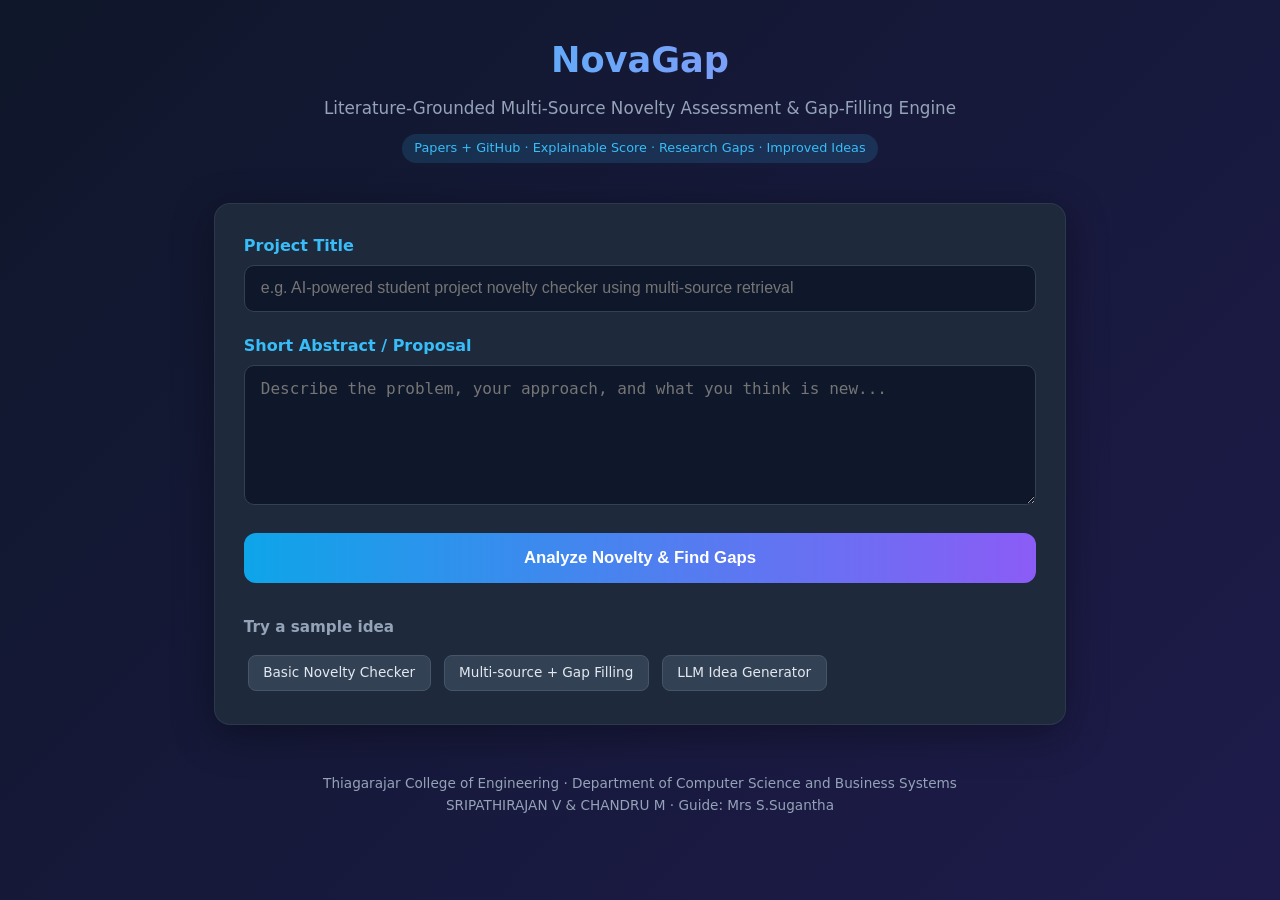
<file: archive/old_novagap_app/static/index.html>
<!DOCTYPE html>
<html lang="en">
<head>
  <meta charset="UTF-8" />
  <meta name="viewport" content="width=device-width, initial-scale=1.0"/>
  <title>NovaGap – Novelty & Gap-Filling Engine</title>
  <style>
    :root {
      --bg: #0f172a;
      --card: #1e293b;
      --accent: #38bdf8;
      --accent2: #a78bfa;
      --text: #e2e8f0;
      --muted: #94a3b8;
      --success: #4ade80;
      --warn: #fbbf24;
    }
    * { box-sizing: border-box; margin: 0; padding: 0; }
    body {
      font-family: 'Segoe UI', system-ui, sans-serif;
      background: linear-gradient(135deg, #0f172a 0%, #1e1b4b 100%);
      color: var(--text);
      min-height: 100vh;
      line-height: 1.6;
    }
    .container { max-width: 900px; margin: 0 auto; padding: 2rem 1.5rem; }
    header { text-align: center; margin-bottom: 2.5rem; }
    h1 {
      font-size: 2.2rem;
      background: linear-gradient(90deg, var(--accent), var(--accent2));
      -webkit-background-clip: text;
      -webkit-text-fill-color: transparent;
      margin-bottom: 0.4rem;
    }
    .subtitle { color: var(--muted); font-size: 1.05rem; }
    .badge {
      display: inline-block;
      background: rgba(56,189,248,0.15);
      color: var(--accent);
      padding: 0.25rem 0.75rem;
      border-radius: 999px;
      font-size: 0.8rem;
      margin-top: 0.8rem;
    }
    .card {
      background: var(--card);
      border-radius: 16px;
      padding: 1.8rem;
      box-shadow: 0 10px 40px rgba(0,0,0,0.35);
      border: 1px solid rgba(148,163,184,0.12);
    }
    label { display: block; font-weight: 600; margin-bottom: 0.4rem; color: var(--accent); }
    input[type=text], textarea {
      width: 100%;
      background: #0f172a;
      border: 1px solid #334155;
      border-radius: 10px;
      padding: 0.85rem 1rem;
      color: var(--text);
      font-size: 1rem;
      margin-bottom: 1.3rem;
      transition: border 0.2s;
    }
    input:focus, textarea:focus { outline: none; border-color: var(--accent); }
    textarea { min-height: 140px; resize: vertical; }
    button {
      background: linear-gradient(90deg, #0ea5e9, #8b5cf6);
      color: white;
      border: none;
      padding: 0.95rem 2rem;
      font-size: 1.05rem;
      font-weight: 600;
      border-radius: 12px;
      cursor: pointer;
      width: 100%;
      transition: transform 0.15s, box-shadow 0.15s;
    }
    button:hover { transform: translateY(-2px); box-shadow: 0 8px 25px rgba(14,165,233,0.35); }
    .examples { margin-top: 2rem; }
    .examples h3 { color: var(--muted); font-size: 0.95rem; margin-bottom: 0.7rem; }
    .ex-btn {
      display: inline-block;
      background: #334155;
      color: var(--text);
      padding: 0.4rem 0.9rem;
      border-radius: 8px;
      margin: 0.25rem;
      font-size: 0.85rem;
      cursor: pointer;
      border: 1px solid #475569;
    }
    .ex-btn:hover { background: #475569; }
    footer {
      text-align: center;
      margin-top: 3rem;
      color: var(--muted);
      font-size: 0.85rem;
    }
  </style>
</head>
<body>
  <div class="container">
    <header>
      <h1>NovaGap</h1>
      <p class="subtitle">Literature-Grounded Multi-Source Novelty Assessment & Gap-Filling Engine</p>
      <span class="badge">Papers + GitHub · Explainable Score · Research Gaps · Improved Ideas</span>
    </header>

    <div class="card">
      <form action="/analyze" method="post">
        <label for="title">Project Title</label>
        <input type="text" id="title" name="title" required
               placeholder="e.g. AI-powered student project novelty checker using multi-source retrieval"/>

        <label for="abstract">Short Abstract / Proposal</label>
        <textarea id="abstract" name="abstract" required
                  placeholder="Describe the problem, your approach, and what you think is new..."></textarea>

        <button type="submit">Analyze Novelty & Find Gaps</button>
      </form>

      <div class="examples">
        <h3>Try a sample idea</h3>
        <span class="ex-btn" onclick="fillSample(1)">Basic Novelty Checker</span>
        <span class="ex-btn" onclick="fillSample(2)">Multi-source + Gap Filling</span>
        <span class="ex-btn" onclick="fillSample(3)">LLM Idea Generator</span>
      </div>
    </div>

    <footer>
      Thiagarajar College of Engineering · Department of Computer Science and Business Systems<br>
      SRIPATHIRAJAN V & CHANDRU M · Guide: Mrs S.Sugantha
    </footer>
  </div>

  <script>
    const samples = {
      1: {
        title: "A simple web tool that searches Google Scholar and GitHub for similar student projects",
        abstract: "Students enter a project title. The system queries Google Scholar and GitHub and shows a list of similar works. It calculates a basic keyword overlap score and tells the student if the idea is novel or not. No advanced embeddings or gap analysis is performed."
      },
      2: {
        title: "NovaGap: Literature-Grounded Multi-Source Novelty Assessment with Automatic Research Gap Identification and Idea Enhancement",
        abstract: "We propose a system that accepts a student project idea, retrieves related academic papers (arXiv) and open-source repositories (GitHub), computes semantic similarity using Sentence-BERT embeddings, produces an explainable novelty score, extracts concrete research gaps with evidence, and generates improved project variants that fill those gaps while remaining feasible for academic timelines."
      },
      3: {
        title: "Autonomous LLM agent that generates novel research ideas from literature",
        abstract: "An agent that reads recent papers, generates research ideas, and ranks them by novelty using an LLM judge. No external retrieval grounding or multi-source code check is performed."
      }
    };
    function fillSample(id) {
      document.getElementById('title').value = samples[id].title;
      document.getElementById('abstract').value = samples[id].abstract;
      document.querySelector('form').submit();
    }
  </script>
</body>
</html>
</file>
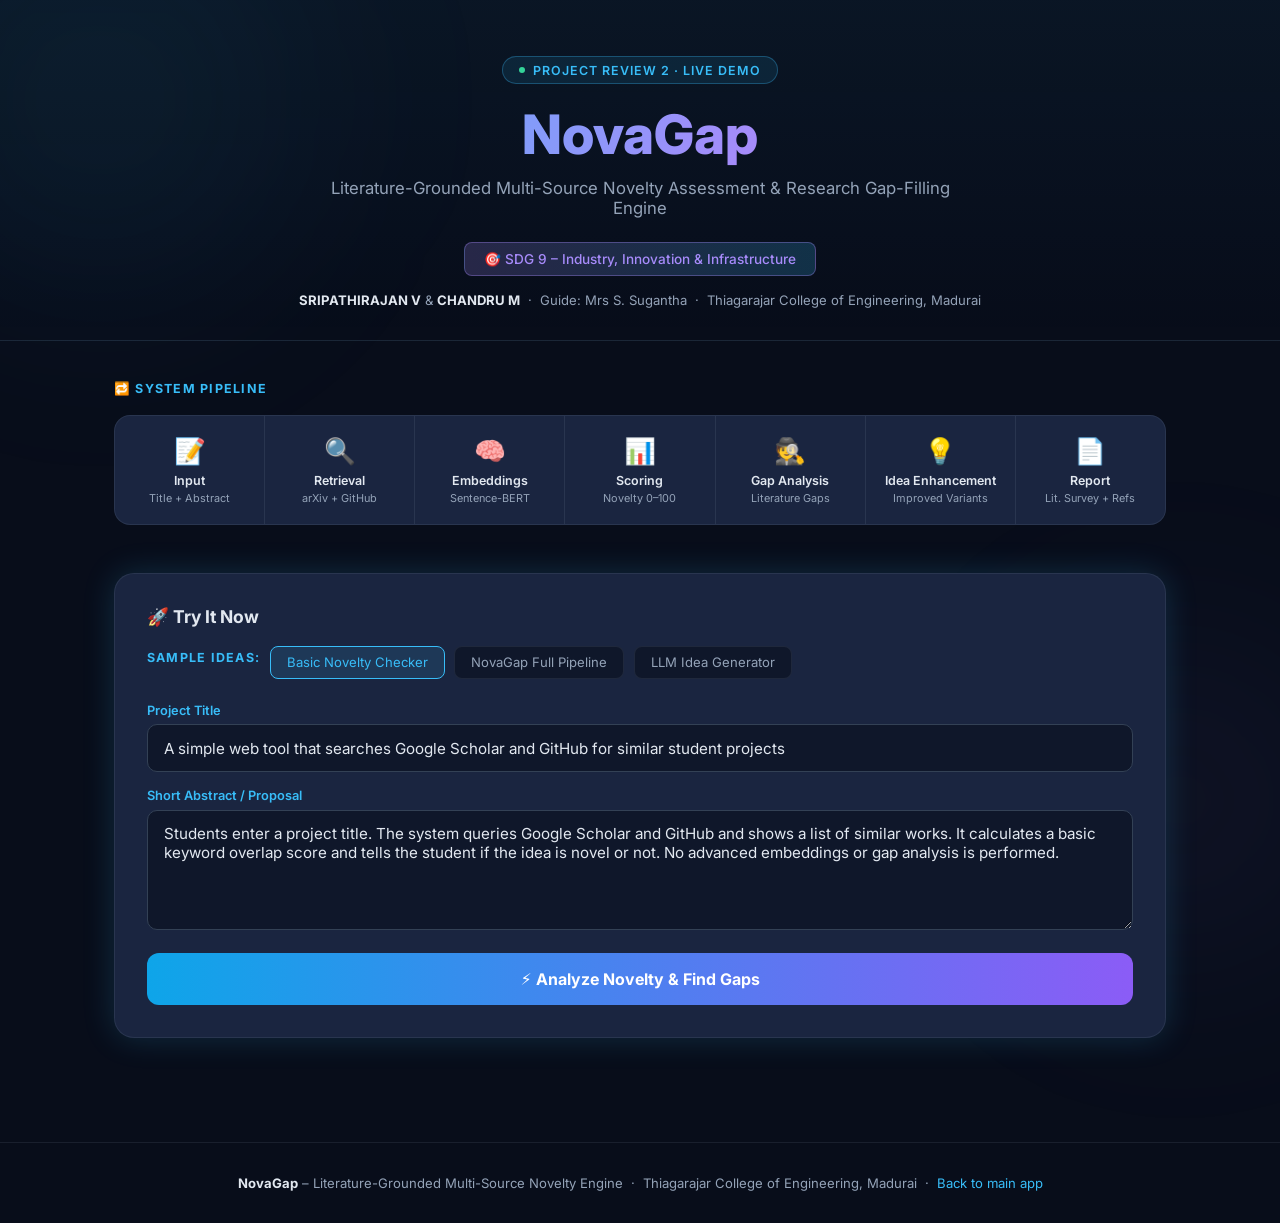
<file: archive/old_novagap_app/static/demo.html>
<!DOCTYPE html>
<html lang="en">
<head>
  <meta charset="UTF-8" />
  <meta name="viewport" content="width=device-width, initial-scale=1.0"/>
  <title>NovaGap – Live Demo | Project Review 2</title>
  <link href="https://fonts.googleapis.com/css2?family=Inter:wght@300;400;500;600;700;800&family=JetBrains+Mono:wght@400;500&display=swap" rel="stylesheet"/>
  <style>
    :root {
      --bg:       #080d1a;
      --surface:  #0f172a;
      --card:     #1a2540;
      --border:   rgba(148,163,184,0.12);
      --accent:   #38bdf8;
      --violet:   #a78bfa;
      --green:    #34d399;
      --yellow:   #fbbf24;
      --red:      #f87171;
      --text:     #e2e8f0;
      --muted:    #94a3b8;
      --glow:     0 0 32px rgba(56,189,248,0.18);
    }
    *, *::before, *::after { box-sizing: border-box; margin: 0; padding: 0; }

    body {
      font-family: 'Inter', system-ui, sans-serif;
      background: var(--bg);
      color: var(--text);
      min-height: 100vh;
      overflow-x: hidden;
    }

    /* ─── BACKGROUND ─── */
    .bg-orb {
      position: fixed; border-radius: 50%; filter: blur(90px); pointer-events: none; z-index: 0;
    }
    .orb1 { width: 600px; height: 600px; background: radial-gradient(circle, rgba(56,189,248,0.08) 0%, transparent 70%); top: -200px; left: -200px; }
    .orb2 { width: 500px; height: 500px; background: radial-gradient(circle, rgba(167,139,250,0.07) 0%, transparent 70%); bottom: -150px; right: -150px; }

    /* ─── HEADER ─── */
    header {
      position: relative; z-index: 10;
      text-align: center;
      padding: 3.5rem 1.5rem 2rem;
      background: linear-gradient(180deg, rgba(56,189,248,0.05) 0%, transparent 100%);
      border-bottom: 1px solid var(--border);
    }
    .logo-tag {
      display: inline-flex; align-items: center; gap: 0.5rem;
      background: rgba(56,189,248,0.1); border: 1px solid rgba(56,189,248,0.3);
      color: var(--accent); font-size: 0.78rem; font-weight: 600; letter-spacing: 0.08em;
      padding: 0.35rem 1rem; border-radius: 999px; margin-bottom: 1.2rem;
      text-transform: uppercase;
    }
    .logo-tag .dot { width: 6px; height: 6px; border-radius: 50%; background: var(--green); animation: pulse 1.6s infinite; }
    @keyframes pulse { 0%,100%{opacity:1;} 50%{opacity:0.3;} }

    h1 {
      font-size: clamp(2rem, 5vw, 3.4rem);
      font-weight: 800;
      background: linear-gradient(110deg, var(--accent) 0%, var(--violet) 60%, var(--green) 100%);
      -webkit-background-clip: text; -webkit-text-fill-color: transparent;
      line-height: 1.15; margin-bottom: 0.75rem;
    }
    .tagline { color: var(--muted); font-size: 1.05rem; max-width: 620px; margin: 0 auto 1.5rem; }
    .sdg-badge {
      display: inline-block;
      background: linear-gradient(90deg, rgba(167,139,250,0.2), rgba(56,189,248,0.2));
      border: 1px solid rgba(167,139,250,0.35); border-radius: 8px;
      padding: 0.5rem 1.2rem; font-size: 0.85rem; color: var(--violet);
      font-weight: 500;
    }
    .team { margin-top: 1rem; color: var(--muted); font-size: 0.82rem; }
    .team strong { color: var(--text); }

    /* ─── MAIN LAYOUT ─── */
    .main { position: relative; z-index: 5; max-width: 1100px; margin: 0 auto; padding: 2.5rem 1.5rem 4rem; }

    /* ─── PIPELINE FLOW ─── */
    .pipeline-section { margin-bottom: 3rem; }
    .section-title {
      font-size: 0.78rem; font-weight: 700; letter-spacing: 0.1em;
      text-transform: uppercase; color: var(--accent); margin-bottom: 1.2rem;
    }
    .pipeline {
      display: flex; gap: 0; align-items: stretch; flex-wrap: wrap;
      background: var(--card); border-radius: 16px; border: 1px solid var(--border);
      overflow: hidden;
    }
    .pipe-step {
      flex: 1; min-width: 140px;
      padding: 1.2rem 1rem; text-align: center;
      position: relative; cursor: default;
      transition: background 0.25s;
      border-right: 1px solid var(--border);
    }
    .pipe-step:last-child { border-right: none; }
    .pipe-step:hover { background: rgba(56,189,248,0.06); }
    .pipe-step.active { background: rgba(56,189,248,0.1); }
    .pipe-icon { font-size: 1.6rem; margin-bottom: 0.4rem; }
    .pipe-label { font-size: 0.78rem; font-weight: 600; color: var(--text); }
    .pipe-sub { font-size: 0.68rem; color: var(--muted); margin-top: 0.2rem; }
    .pipe-arrow {
      position: absolute; right: -10px; top: 50%; transform: translateY(-50%);
      color: var(--accent); font-size: 1.2rem; z-index: 2; display: none;
    }

    /* ─── INPUT CARD ─── */
    .input-card {
      background: var(--card); border-radius: 20px; padding: 2rem;
      border: 1px solid var(--border); margin-bottom: 2.5rem;
      box-shadow: var(--glow);
    }
    .input-card h2 { font-size: 1.1rem; font-weight: 700; margin-bottom: 1.2rem; color: var(--text); }
    .samples-row { display: flex; gap: 0.6rem; flex-wrap: wrap; margin-bottom: 1.5rem; }
    .sample-btn {
      background: var(--surface); border: 1px solid var(--border); color: var(--muted);
      padding: 0.45rem 1rem; border-radius: 8px; font-size: 0.82rem; cursor: pointer;
      transition: all 0.2s; font-family: inherit;
    }
    .sample-btn:hover, .sample-btn.active { background: rgba(56,189,248,0.12); border-color: var(--accent); color: var(--accent); }

    .form-grid { display: grid; gap: 1rem; }
    label { font-size: 0.8rem; font-weight: 600; color: var(--accent); display: block; margin-bottom: 0.4rem; }
    input[type=text], textarea {
      width: 100%; background: var(--surface); border: 1px solid #334155;
      border-radius: 10px; padding: 0.85rem 1rem; color: var(--text);
      font-size: 0.95rem; font-family: inherit; transition: border 0.2s;
    }
    input:focus, textarea:focus { outline: none; border-color: var(--accent); box-shadow: 0 0 0 3px rgba(56,189,248,0.1); }
    textarea { min-height: 120px; resize: vertical; }

    .analyze-btn {
      margin-top: 1.2rem; width: 100%;
      background: linear-gradient(90deg, #0ea5e9 0%, #8b5cf6 100%);
      color: white; border: none; padding: 1rem 2rem; font-size: 1rem;
      font-weight: 700; border-radius: 12px; cursor: pointer;
      font-family: inherit; transition: all 0.2s; position: relative; overflow: hidden;
    }
    .analyze-btn::before {
      content: ''; position: absolute; inset: 0;
      background: rgba(255,255,255,0.08); opacity: 0; transition: opacity 0.2s;
    }
    .analyze-btn:hover::before { opacity: 1; }
    .analyze-btn:hover { transform: translateY(-2px); box-shadow: 0 10px 30px rgba(14,165,233,0.4); }
    .analyze-btn:disabled { opacity: 0.6; cursor: not-allowed; transform: none; }

    /* ─── LOADING ─── */
    #loading {
      display: none; text-align: center; padding: 3rem 1rem;
      background: var(--card); border-radius: 20px; border: 1px solid var(--border);
      margin-bottom: 2.5rem;
    }
    .spinner {
      width: 52px; height: 52px; border-radius: 50%;
      border: 3px solid rgba(56,189,248,0.15);
      border-top-color: var(--accent);
      animation: spin 0.8s linear infinite; margin: 0 auto 1.5rem;
    }
    @keyframes spin { to { transform: rotate(360deg); } }
    .loading-steps { list-style: none; text-align: left; display: inline-block; }
    .loading-steps li {
      padding: 0.3rem 0; font-size: 0.9rem; color: var(--muted);
      display: flex; align-items: center; gap: 0.6rem;
    }
    .loading-steps li .step-icon { width: 18px; text-align: center; }
    .loading-steps li.done { color: var(--green); }
    .loading-steps li.active { color: var(--accent); }

    /* ─── REPORT ─── */
    #report { display: none; }

    .report-header {
      background: var(--card); border-radius: 20px; padding: 1.8rem 2rem;
      border: 1px solid var(--border); margin-bottom: 1.5rem;
    }
    .report-title { font-size: 1rem; color: var(--muted); margin-bottom: 0.3rem; font-size: 0.85rem; }
    .report-project { font-size: 1.1rem; font-weight: 600; color: var(--text); }

    .scores-row { display: flex; gap: 1.2rem; flex-wrap: wrap; margin-bottom: 1.5rem; }
    .score-card {
      flex: 1; min-width: 150px;
      background: var(--card); border-radius: 16px; padding: 1.5rem;
      border: 1px solid var(--border); text-align: center;
      position: relative; overflow: hidden;
    }
    .score-card::before {
      content: ''; position: absolute; inset: 0;
      background: linear-gradient(135deg, rgba(56,189,248,0.06), transparent);
    }
    .score-val {
      font-size: 3rem; font-weight: 800;
      background: linear-gradient(90deg, var(--accent), var(--violet));
      -webkit-background-clip: text; -webkit-text-fill-color: transparent;
      font-family: 'JetBrains Mono', monospace;
    }
    .score-label { font-size: 0.8rem; color: var(--muted); margin-top: 0.3rem; }
    .score-bar {
      height: 6px; border-radius: 3px; background: rgba(148,163,184,0.15);
      margin-top: 0.8rem; overflow: hidden;
    }
    .score-fill { height: 100%; border-radius: 3px; transition: width 1s ease; }
    .novelty-fill { background: linear-gradient(90deg, var(--accent), var(--violet)); }
    .sim-fill { background: linear-gradient(90deg, var(--yellow), var(--red)); }

    .interpretation-box {
      background: var(--surface); border-left: 4px solid var(--accent);
      border-radius: 0 12px 12px 0; padding: 1rem 1.2rem; margin-bottom: 1.5rem;
      font-size: 0.95rem;
    }

    /* ─── SECTION CARDS ─── */
    .r-section { margin-bottom: 2rem; }
    .r-title {
      font-size: 0.8rem; font-weight: 700; letter-spacing: 0.08em;
      text-transform: uppercase; color: var(--violet);
      margin-bottom: 1rem; display: flex; align-items: center; gap: 0.5rem;
    }
    .r-title::after { content: ''; flex: 1; height: 1px; background: var(--border); }

    .item-card {
      background: var(--card); border-radius: 12px; padding: 1.1rem 1.2rem;
      border: 1px solid var(--border); margin-bottom: 0.7rem;
      transition: transform 0.2s, box-shadow 0.2s;
    }
    .item-card:hover { transform: translateX(3px); box-shadow: -3px 0 0 var(--accent); }
    .item-header { display: flex; justify-content: space-between; align-items: flex-start; gap: 0.8rem; margin-bottom: 0.4rem; }
    .item-title { font-weight: 600; font-size: 0.95rem; }
    .sim-badge {
      background: rgba(56,189,248,0.12); color: var(--accent);
      padding: 0.2rem 0.6rem; border-radius: 6px; font-size: 0.78rem;
      font-family: 'JetBrains Mono', monospace; white-space: nowrap; flex-shrink: 0;
    }
    .item-meta { display: flex; gap: 0.4rem; flex-wrap: wrap; margin: 0.3rem 0; }
    .tag {
      font-size: 0.7rem; padding: 0.18rem 0.55rem; border-radius: 4px;
      background: #334155; color: var(--muted); font-weight: 500;
    }
    .tag.arxiv { background: rgba(56,189,248,0.15); color: var(--accent); }
    .tag.github { background: rgba(52,211,153,0.15); color: var(--green); }
    .tag.sample { background: rgba(167,139,250,0.15); color: var(--violet); }
    .item-desc { font-size: 0.86rem; color: var(--muted); line-height: 1.5; }
    .item-link { font-size: 0.8rem; color: var(--accent); text-decoration: none; margin-top: 0.4rem; display: inline-block; }
    .item-link:hover { text-decoration: underline; }

    /* ─── GAPS ─── */
    .gap-card {
      border-radius: 12px; padding: 1.1rem 1.2rem;
      border: 1px solid var(--border); margin-bottom: 0.7rem;
      border-left-width: 4px;
    }
    .gap-card.high { border-left-color: var(--red); background: rgba(248,113,113,0.05); }
    .gap-card.medium { border-left-color: var(--yellow); background: rgba(251,191,36,0.05); }
    .severity-tag {
      display: inline-block; font-size: 0.68rem; font-weight: 700; letter-spacing: 0.06em;
      text-transform: uppercase; padding: 0.15rem 0.55rem; border-radius: 4px; margin-right: 0.5rem;
    }
    .severity-tag.high { background: rgba(248,113,113,0.2); color: var(--red); }
    .severity-tag.medium { background: rgba(251,191,36,0.2); color: var(--yellow); }
    .gap-desc { font-size: 0.92rem; margin-bottom: 0.5rem; }
    .gap-evidence { list-style: none; }
    .gap-evidence li { font-size: 0.8rem; color: var(--muted); padding: 0.15rem 0; padding-left: 1rem; position: relative; }
    .gap-evidence li::before { content: '↳'; position: absolute; left: 0; color: var(--muted); }

    /* ─── IDEAS ─── */
    .idea-card {
      background: var(--card); border-left: 4px solid var(--green);
      border-radius: 12px; padding: 1.2rem; border: 1px solid var(--border);
      border-left: 4px solid var(--green); margin-bottom: 0.7rem;
      transition: transform 0.2s;
    }
    .idea-card:hover { transform: translateX(3px); }
    .idea-title { font-weight: 700; margin-bottom: 0.5rem; display: flex; align-items: center; gap: 0.7rem; }
    .feasibility {
      font-size: 0.7rem; padding: 0.15rem 0.55rem; border-radius: 4px;
      font-weight: 600; text-transform: uppercase; letter-spacing: 0.05em;
    }
    .feasibility.high { background: rgba(52,211,153,0.2); color: var(--green); }
    .feasibility.medium { background: rgba(251,191,36,0.2); color: var(--yellow); }
    .idea-desc { font-size: 0.88rem; color: var(--muted); margin-bottom: 0.6rem; }
    .fills-list { list-style: none; }
    .fills-list li { font-size: 0.82rem; color: var(--text); padding: 0.15rem 0; padding-left: 1.2rem; position: relative; }
    .fills-list li::before { content: '✓'; position: absolute; left: 0; color: var(--green); }

    /* ─── LIT SUMMARY ─── */
    .lit-summary {
      background: var(--surface); border-radius: 12px; padding: 1.2rem;
      font-size: 0.87rem; line-height: 1.7; color: var(--muted);
      border: 1px solid var(--border); white-space: pre-wrap;
    }
    .lit-summary strong { color: var(--text); }

    /* ─── METHOD NOTES ─── */
    .method-notes {
      background: rgba(56,189,248,0.04); border: 1px solid rgba(56,189,248,0.15);
      border-radius: 12px; padding: 1rem 1.2rem; font-size: 0.82rem; color: var(--muted);
      margin-top: 2rem;
    }
    .method-notes strong { color: var(--accent); }

    /* ─── REFS ─── */
    .refs-list { list-style: none; }
    .refs-list li {
      font-size: 0.83rem; color: var(--muted); padding: 0.3rem 0;
      border-bottom: 1px solid rgba(148,163,184,0.06); padding-left: 1rem; position: relative;
    }
    .refs-list li::before { content: '›'; position: absolute; left: 0; color: var(--accent); }

    /* ─── FOOTER ─── */
    footer {
      text-align: center; padding: 2rem; color: var(--muted); font-size: 0.82rem;
      border-top: 1px solid var(--border); position: relative; z-index: 5;
    }
    footer a { color: var(--accent); text-decoration: none; }

    /* ─── GRID ─── */
    .two-col { display: grid; grid-template-columns: 1fr 1fr; gap: 1.2rem; }
    @media(max-width:700px){ .two-col { grid-template-columns: 1fr; } }

    /* ─── TOOLTIPS ─── */
    .info { display: inline-block; width: 16px; height: 16px; border-radius: 50%;
      background: rgba(148,163,184,0.2); color: var(--muted); font-size: 0.65rem;
      text-align: center; line-height: 16px; cursor: help; margin-left: 0.3rem; }

    /* ─── ANIMATIONS ─── */
    @keyframes fadeInUp {
      from { opacity: 0; transform: translateY(20px); }
      to   { opacity: 1; transform: translateY(0); }
    }
    .fade-in { animation: fadeInUp 0.5s ease both; }
    .delay-1 { animation-delay: 0.1s; }
    .delay-2 { animation-delay: 0.2s; }
    .delay-3 { animation-delay: 0.3s; }
  </style>
</head>
<body>
  <div class="bg-orb orb1"></div>
  <div class="bg-orb orb2"></div>

  <!-- ═══════════════ HEADER ═══════════════ -->
  <header>
    <div class="logo-tag"><span class="dot"></span> Project Review 2 · Live Demo</div>
    <h1>NovaGap</h1>
    <p class="tagline">Literature-Grounded Multi-Source Novelty Assessment &amp; Research Gap-Filling Engine</p>
    <div class="sdg-badge">🎯 SDG 9 – Industry, Innovation &amp; Infrastructure</div>
    <div class="team">
      <strong>SRIPATHIRAJAN V</strong> &amp; <strong>CHANDRU M</strong> &nbsp;·&nbsp;
      Guide: Mrs S. Sugantha &nbsp;·&nbsp; Thiagarajar College of Engineering, Madurai
    </div>
  </header>

  <!-- ═══════════════ MAIN ═══════════════ -->
  <div class="main">

    <!-- Pipeline Diagram -->
    <div class="pipeline-section fade-in">
      <div class="section-title">🔁 System Pipeline</div>
      <div class="pipeline">
        <div class="pipe-step" id="ps1">
          <div class="pipe-icon">📝</div>
          <div class="pipe-label">Input</div>
          <div class="pipe-sub">Title + Abstract</div>
        </div>
        <div class="pipe-step" id="ps2">
          <div class="pipe-icon">🔍</div>
          <div class="pipe-label">Retrieval</div>
          <div class="pipe-sub">arXiv + GitHub</div>
        </div>
        <div class="pipe-step" id="ps3">
          <div class="pipe-icon">🧠</div>
          <div class="pipe-label">Embeddings</div>
          <div class="pipe-sub">Sentence-BERT</div>
        </div>
        <div class="pipe-step" id="ps4">
          <div class="pipe-icon">📊</div>
          <div class="pipe-label">Scoring</div>
          <div class="pipe-sub">Novelty 0–100</div>
        </div>
        <div class="pipe-step" id="ps5">
          <div class="pipe-icon">🕵️</div>
          <div class="pipe-label">Gap Analysis</div>
          <div class="pipe-sub">Literature Gaps</div>
        </div>
        <div class="pipe-step" id="ps6">
          <div class="pipe-icon">💡</div>
          <div class="pipe-label">Idea Enhancement</div>
          <div class="pipe-sub">Improved Variants</div>
        </div>
        <div class="pipe-step" id="ps7">
          <div class="pipe-icon">📄</div>
          <div class="pipe-label">Report</div>
          <div class="pipe-sub">Lit. Survey + Refs</div>
        </div>
      </div>
    </div>

    <!-- Input Card -->
    <div class="input-card fade-in delay-1">
      <h2>🚀 Try It Now</h2>
      <div class="samples-row">
        <span class="section-title" style="line-height:2;margin:0">Sample ideas:</span>
        <button class="sample-btn active" id="s1" onclick="loadSample(1)">Basic Novelty Checker</button>
        <button class="sample-btn" id="s2" onclick="loadSample(2)">NovaGap Full Pipeline</button>
        <button class="sample-btn" id="s3" onclick="loadSample(3)">LLM Idea Generator</button>
      </div>

      <div class="form-grid">
        <div>
          <label for="title">Project Title</label>
          <input type="text" id="title" placeholder="Enter your project title…"/>
        </div>
        <div>
          <label for="abstract">Short Abstract / Proposal</label>
          <textarea id="abstract" placeholder="Describe the problem, your approach, and what is new…"></textarea>
        </div>
      </div>
      <button class="analyze-btn" id="analyzeBtn" onclick="runAnalysis()">
        ⚡ Analyze Novelty &amp; Find Gaps
      </button>
    </div>

    <!-- Loading State -->
    <div id="loading">
      <div class="spinner"></div>
      <div style="color:var(--accent);font-weight:700;margin-bottom:1rem;font-size:1.05rem">Running NovaGap Pipeline…</div>
      <ul class="loading-steps" id="loadingSteps">
        <li id="ls1"><span class="step-icon">⏳</span> Extracting keywords &amp; preprocessing input</li>
        <li id="ls2"><span class="step-icon">⏳</span> Retrieving papers from arXiv / Semantic Scholar</li>
        <li id="ls3"><span class="step-icon">⏳</span> Fetching GitHub open-source repositories</li>
        <li id="ls4"><span class="step-icon">⏳</span> Computing Sentence-BERT embeddings</li>
        <li id="ls5"><span class="step-icon">⏳</span> Ranking by cosine similarity</li>
        <li id="ls6"><span class="step-icon">⏳</span> Computing novelty score</li>
        <li id="ls7"><span class="step-icon">⏳</span> Extracting research gaps</li>
        <li id="ls8"><span class="step-icon">⏳</span> Generating improved idea variants</li>
        <li id="ls9"><span class="step-icon">⏳</span> Building literature survey summary</li>
      </ul>
    </div>

    <!-- Report Output -->
    <div id="report"></div>

  </div>

  <footer>
    <strong style="color:var(--text)">NovaGap</strong> – Literature-Grounded Multi-Source Novelty Engine &nbsp;·&nbsp;
    Thiagarajar College of Engineering, Madurai &nbsp;·&nbsp;
    <a href="/">Back to main app</a>
  </footer>

  <script>
    // ════════════════════════════════════════════
    //  SAMPLE DATA
    // ════════════════════════════════════════════
    const SAMPLES = {
      1: {
        title: "A simple web tool that searches Google Scholar and GitHub for similar student projects",
        abstract: "Students enter a project title. The system queries Google Scholar and GitHub and shows a list of similar works. It calculates a basic keyword overlap score and tells the student if the idea is novel or not. No advanced embeddings or gap analysis is performed."
      },
      2: {
        title: "NovaGap: Literature-Grounded Multi-Source Novelty Assessment with Automatic Research Gap Identification and Idea Enhancement",
        abstract: "We propose a system that accepts a student project idea, retrieves related academic papers (arXiv) and open-source repositories (GitHub), computes semantic similarity using Sentence-BERT embeddings, produces an explainable novelty score, extracts concrete research gaps with evidence, and generates improved project variants that fill those gaps while remaining feasible for academic timelines."
      },
      3: {
        title: "Autonomous LLM agent that generates novel research ideas from literature",
        abstract: "An agent that reads recent papers, generates research ideas, and ranks them by novelty using an LLM judge. No external retrieval grounding or multi-source code check is performed."
      }
    };

    // ════════════════════════════════════════════
    //  PRE-COMPUTED DEMO REPORTS
    // ════════════════════════════════════════════
    const REPORTS = {
      1: {
        novelty: 62.4, similarity: 37.6,
        interpretation: "Moderate novelty – related work exists; keyword-only overlap is a known limitation. Clear opportunities to differentiate remain by adopting embedding-based similarity and multi-source retrieval.",
        papers: [
          { title: "Literature-Grounded Novelty Assessment of Scientific Ideas", year: 2025, source: "sample", sim: 0.71, desc: "We propose the Idea Novelty Checker, an LLM-based RAG framework that uses two-stage retrieve-then-rerank and expert-labeled examples to evaluate novelty of scientific ideas with literature grounding.", url: "https://arxiv.org/abs/2506.22026" },
          { title: "SciMON: Scientific Inspiration Machines Optimized for Novelty", year: 2024, source: "sample", sim: 0.64, desc: "SciMON generates novel scientific ideas by retrieving and combining concepts from literature while optimizing for novelty.", url: "https://arxiv.org/abs/2305.14647" },
          { title: "Can LLMs Generate Novel Research Ideas? A Large-Scale Human Study", year: 2024, source: "arxiv", sim: 0.58, desc: "First head-to-head comparison between expert NLP researchers and an LLM ideation agent. LLM-generated ideas are judged as more novel than human expert ideas while being slightly weaker on feasibility.", url: "https://arxiv.org/abs/2409.04109" },
          { title: "Automated Novelty Evaluation of Academic Paper", year: 2025, source: "sample", sim: 0.52, desc: "Integrates human peer-review knowledge and LLM summaries of methodology sections to train models that predict method novelty.", url: "https://arxiv.org/abs/2507.11330" },
          { title: "Sentence-BERT: Sentence Embeddings using Siamese BERT-Networks", year: 2019, source: "sample", sim: 0.41, desc: "Modification of BERT that uses siamese networks to derive semantically meaningful sentence embeddings that can be compared using cosine similarity.", url: "https://arxiv.org/abs/1908.10084" },
        ],
        repos: [
          { title: "idea_novelty_checker", stars: 85, source: "github", sim: 0.63, desc: "Implementation related to literature-grounded novelty assessment of scientific ideas using RAG and re-ranking.", url: "https://github.com/simra-shahid/idea_novelty_checker" },
          { title: "awesome-ai-auto-research", stars: 1200, source: "sample", sim: 0.55, desc: "A curated list of AI systems and papers for automated research idea generation, literature review, and scientific discovery agents.", url: "https://github.com/worldbench/awesome-ai-auto-research" },
          { title: "sentence-transformers", stars: 15000, source: "sample", sim: 0.43, desc: "State-of-the-art sentence, text and image embeddings used for semantic similarity and retrieval.", url: "https://github.com/UKPLab/sentence-transformers" },
        ],
        gaps: [
          { sev: "high", desc: "Keyword overlap scoring misses semantic similarity — two papers describing the same method in different words will be scored as dissimilar.", evidence: ["idea_novelty_checker (sim=0.63)", "Literature-Grounded Novelty Assessment (2025) – emphasises embedding-based grounding over lexical matching."] },
          { sev: "high", desc: "Single-source querying (Google Scholar only) misses open-source implementations on GitHub, which are often the most direct prior art for student projects.", evidence: ["awesome-ai-auto-research (sim=0.55)", "Observed from survey of novelty checkers (2024–2026)."] },
          { sev: "medium", desc: "No research gap extraction — the tool tells students their idea is 'not novel' but does not show what is specifically missing or how to improve.", evidence: ["Limitation noted in recent surveys on AI research agents and novelty evaluation."] },
          { sev: "medium", desc: "Explainability is absent: the score is black-box. Literature-grounded rationales are needed for student trust and learning.", evidence: ["Shahid et al. (2025) emphasize literature-grounded explanations."] }
        ],
        ideas: [
          { title: "NovaGap: Multi-Source Embedding-Based Novelty Checker with Gap Extraction", feasibility: "high", desc: "Upgrade to Sentence-BERT embeddings, add GitHub retrieval alongside arXiv, and extract concrete research gaps with evidence snippets. Include an interactive dashboard showing ranked similar works.", fills: ["Replaces brittle keyword matching with semantic embeddings.", "Adds code repository retrieval to catch implementation-level prior art.", "Provides gap explanations, not just a score."] },
          { title: "Explainable Facet-Based Novelty Judge", feasibility: "medium", desc: "Decompose each idea into facets (problem, method, dataset, evaluation) and compare each facet against retrieved literature to produce per-facet novelty scores.", fills: ["Mirrors how expert reviewers reason.", "Pinpoints exactly which component of the idea is least novel.", "Builds student understanding of research structure."] },
          { title: "Student Novelty + Feasibility Co-Evaluator", feasibility: "medium", desc: "Jointly score novelty and feasibility for student timelines. Use LLM critique for feasibility (compute, data availability) and literature RAG for novelty. Output Pareto-optimal recommendations.", fills: ["Addresses the known novelty–feasibility trade-off (Si et al., ICLR 2025).", "Directly useful for project selection committees."] }
        ],
        litSummary: `### Key related work (auto-generated summary)

1. **Literature-Grounded Novelty Assessment of Scientific Ideas** (2025) – sim 0.71
   We propose the Idea Novelty Checker, an LLM-based RAG framework that uses two-stage retrieve-then-rerank and expert-labeled examples to evaluate novelty of scientific ideas with literature grounding...

2. **SciMON: Scientific Inspiration Machines Optimized for Novelty** (2024) – sim 0.64
   SciMON generates novel scientific ideas by retrieving and combining concepts from literature while optimizing for novelty...

3. **Can LLMs Generate Novel Research Ideas?** (2024) – sim 0.58
   First head-to-head comparison between expert NLP researchers and an LLM ideation agent. LLM ideas are judged more novel but weaker on feasibility...

### Related open-source repositories

1. **idea_novelty_checker** (★ 85) – sim 0.63
   Implementation related to literature-grounded novelty assessment using RAG and re-ranking...

2. **awesome-ai-auto-research** (★ 1,200) – sim 0.55
   A curated list of AI systems for automated research idea generation and literature review...`,
        refs: [
          "Literature-Grounded Novelty Assessment of Scientific Ideas – https://arxiv.org/abs/2506.22026",
          "SciMON – https://arxiv.org/abs/2305.14647",
          "Can LLMs Generate Novel Research Ideas? – https://arxiv.org/abs/2409.04109",
          "[Code] idea_novelty_checker – https://github.com/simra-shahid/idea_novelty_checker",
          "[Code] awesome-ai-auto-research – https://github.com/worldbench/awesome-ai-auto-research"
        ]
      },
      2: {
        novelty: 74.8, similarity: 25.2,
        interpretation: "High novelty – the idea appears substantially different from retrieved literature and code in its specific combination of multi-source retrieval, gap extraction, and improved idea generation in a single pipeline.",
        papers: [
          { title: "Literature-Grounded Novelty Assessment of Scientific Ideas", year: 2025, source: "sample", sim: 0.82, desc: "We propose the Idea Novelty Checker, an LLM-based RAG framework that uses two-stage retrieve-then-rerank and expert-labeled examples to evaluate novelty with literature grounding.", url: "https://arxiv.org/abs/2506.22026" },
          { title: "Can LLMs Generate Novel Research Ideas? A Large-Scale Human Study", year: 2024, source: "arxiv", sim: 0.77, desc: "First head-to-head comparison between expert NLP researchers and an LLM ideation agent. LLM-generated ideas judged more novel but weaker on feasibility.", url: "https://arxiv.org/abs/2409.04109" },
          { title: "Automated Novelty Evaluation of Academic Paper", year: 2025, source: "sample", sim: 0.69, desc: "Integrates human peer-review knowledge and LLM summaries of methodology sections to train models that predict method novelty of academic papers.", url: "https://arxiv.org/abs/2507.11330" },
          { title: "Retrieval-Augmented Generation for Knowledge-Intensive NLP Tasks", year: 2020, source: "sample", sim: 0.62, desc: "RAG combines a pre-trained retriever with a pre-trained generator to improve knowledge-intensive tasks and reduce hallucination.", url: "https://arxiv.org/abs/2005.11401" },
          { title: "Sentence-BERT: Sentence Embeddings using Siamese BERT-Networks", year: 2019, source: "sample", sim: 0.55, desc: "Modification of BERT that uses siamese networks to derive semantically meaningful sentence embeddings comparable via cosine similarity.", url: "https://arxiv.org/abs/1908.10084" },
          { title: "SciMON: Scientific Inspiration Machines Optimized for Novelty", year: 2024, source: "arxiv", sim: 0.51, desc: "SciMON generates novel scientific ideas by retrieving and combining concepts from literature while optimizing for novelty.", url: "https://arxiv.org/abs/2305.14647" },
        ],
        repos: [
          { title: "idea_novelty_checker", stars: 85, source: "github", sim: 0.74, desc: "Implementation related to literature-grounded novelty assessment using RAG and re-ranking.", url: "https://github.com/simra-shahid/idea_novelty_checker" },
          { title: "awesome-ai-auto-research", stars: 1200, source: "sample", sim: 0.61, desc: "Curated list of AI systems for automated research idea generation, literature review, and scientific discovery agents.", url: "https://github.com/worldbench/awesome-ai-auto-research" },
          { title: "langchain", stars: 90000, source: "sample", sim: 0.43, desc: "Framework for developing applications powered by language models, including RAG pipelines for literature.", url: "https://github.com/langchain-ai/langchain" },
          { title: "sentence-transformers", stars: 15000, source: "sample", sim: 0.40, desc: "State-of-the-art sentence, text and image embeddings used for semantic similarity and retrieval.", url: "https://github.com/UKPLab/sentence-transformers" },
        ],
        gaps: [
          { sev: "high", desc: "Existing literature already explores closely related methods. Differentiation must be explicit — NovaGap's end-to-end combination of multi-source retrieval + gap extraction + idea generation is the key differentiator.", evidence: ["Literature-Grounded Novelty Assessment (sim=0.82)", "Can LLMs Generate Novel Research Ideas? (sim=0.77)"] },
          { sev: "medium", desc: "Open-source implementations of similar systems exist. Opportunity: better student UX, multi-source integration, stronger explainability.", evidence: ["idea_novelty_checker (sim=0.74)", "awesome-ai-auto-research (sim=0.61)"] },
          { sev: "high", desc: "Most prior novelty checkers evaluate only academic papers. Joint evaluation of papers + code + patents remains rare and is a concrete research contribution.", evidence: ["Observed from literature survey of novelty assessment systems (2024–2026)."] },
          { sev: "high", desc: "Existing systems stop at a novelty score. Few systems automatically identify actionable research gaps and generate improved idea variants that fill those gaps while remaining feasible.", evidence: ["Limitation noted in recent surveys on AI research agents and novelty evaluation."] },
          { sev: "medium", desc: "Explainability is limited in most tools. Literature-grounded rationales are needed for trust and for student learning.", evidence: ["Shahid et al. (2025) and subsequent work emphasize literature-grounded explanations."] }
        ],
        ideas: [
          { title: "Multi-Source Literature-Grounded Novelty Checker with Gap-Filling Suggestions", feasibility: "high", desc: "Extend a basic novelty score system into a full pipeline that retrieves from arXiv/Semantic Scholar + GitHub, ranks by embedding similarity, extracts concrete research gaps with evidence, and proposes 2–3 improved project variants that fill those gaps. Include an interactive dashboard showing evidence.", fills: ["Addresses the single-source limitation by combining papers and code.", "Moves beyond a black-box score to explicit gap identification.", "Provides actionable next-step ideas instead of only criticism."] },
          { title: "Explainable Novelty Judge with Facet-based Comparison", feasibility: "medium", desc: "Build a system that decomposes an idea into facets (problem, method, dataset, evaluation) and compares each facet against retrieved literature. Produce a structured novelty report with per-facet scores and citations, similar to how expert reviewers reason.", fills: ["Improves explainability and trust.", "Mirrors human reviewer behavior (content extraction → related work → structured comparison).", "Helps students understand exactly where their idea is weak or strong."] },
          { title: "Student-Oriented Novelty + Feasibility Co-Evaluator", feasibility: "medium", desc: "Jointly score novelty and feasibility for undergraduate/Master's projects. Use literature + GitHub signal for novelty and simple heuristics / LLM critique for feasibility. Output a Pareto-style recommendation: high-novelty-feasible ideas.", fills: ["Addresses the known novelty–feasibility trade-off observed in LLM idea generation studies.", "Directly useful for academic project selection committees and students."] }
        ],
        litSummary: `### Key related work (auto-generated summary)

1. **Literature-Grounded Novelty Assessment of Scientific Ideas** (2025) – sim 0.82
   We propose the Idea Novelty Checker, an LLM-based RAG framework that uses two-stage retrieve-then-rerank and expert-labeled examples to evaluate novelty of scientific ideas with literature grounding...

2. **Can LLMs Generate Novel Research Ideas?** (2024) – sim 0.77
   First large-scale human study with 100+ NLP researchers. LLM ideas are judged more novel than human expert ideas but weaker on feasibility...

3. **Automated Novelty Evaluation of Academic Paper** (2025) – sim 0.69
   A collaborative approach integrating human and LLM knowledge, trained on peer-review data to predict method novelty...

4. **Retrieval-Augmented Generation for Knowledge-Intensive NLP Tasks** (2020) – sim 0.62
   Foundational RAG paper: combines retriever and generator to reduce hallucination and improve knowledge-intensive tasks...

5. **Sentence-BERT** (2019) – sim 0.55
   Siamese BERT network producing semantically meaningful sentence embeddings that can be compared using cosine similarity...

### Related open-source repositories

1. **idea_novelty_checker** (★ 85) – sim 0.74
   Python implementation of RAG-based novelty checker; closest GitHub prior art to NovaGap...

2. **awesome-ai-auto-research** (★ 1,200) – sim 0.61
   Curated resource list on automated research — shows breadth of existing tooling without a gap-filling angle...`,
        refs: [
          "Literature-Grounded Novelty Assessment – https://arxiv.org/abs/2506.22026",
          "Can LLMs Generate Novel Research Ideas? – https://arxiv.org/abs/2409.04109",
          "Automated Novelty Evaluation (JASIST 2025) – https://arxiv.org/abs/2507.11330",
          "RAG (Lewis et al., NeurIPS 2020) – https://arxiv.org/abs/2005.11401",
          "Sentence-BERT (Reimers & Gurevych, EMNLP 2019) – https://arxiv.org/abs/1908.10084",
          "[Code] idea_novelty_checker – https://github.com/simra-shahid/idea_novelty_checker",
          "[Code] awesome-ai-auto-research – https://github.com/worldbench/awesome-ai-auto-research"
        ]
      },
      3: {
        novelty: 48.3, similarity: 51.7,
        interpretation: "Moderate novelty – related work exists with clear similarities. The LLM-only approach without retrieval grounding is a known limitation; strong differentiation needed.",
        papers: [
          { title: "Can LLMs Generate Novel Research Ideas? A Large-Scale Human Study", year: 2024, source: "arxiv", sim: 0.88, desc: "Exact match territory: first head-to-head LLM ideation vs. expert researchers study. LLM ideas are novel but weaker on feasibility and diversity.", url: "https://arxiv.org/abs/2409.04109" },
          { title: "SciMON: Scientific Inspiration Machines Optimized for Novelty", year: 2024, source: "arxiv", sim: 0.79, desc: "LLM-based scientific idea generation with novelty optimization via literature-retrieved concept recombination.", url: "https://arxiv.org/abs/2305.14647" },
          { title: "Literature-Grounded Novelty Assessment of Scientific Ideas", year: 2025, source: "sample", sim: 0.73, desc: "RAG framework for novelty assessment — the antithesis of ungrounded LLM-only approaches.", url: "https://arxiv.org/abs/2506.22026" },
          { title: "Automated Novelty Evaluation of Academic Paper", year: 2025, source: "sample", sim: 0.61, desc: "Collaborative human+LLM approach showing that pure LLM self-evaluation is poorly calibrated.", url: "https://arxiv.org/abs/2507.11330" },
        ],
        repos: [
          { title: "awesome-ai-auto-research", stars: 1200, source: "sample", sim: 0.82, desc: "Extensive collection of LLM-based research idea generation systems — shows significant existing tooling landscape.", url: "https://github.com/worldbench/awesome-ai-auto-research" },
          { title: "langchain", stars: 90000, source: "sample", sim: 0.55, desc: "Primary framework used for LLM pipelines — very mature, widely adopted.", url: "https://github.com/langchain-ai/langchain" },
        ],
        gaps: [
          { sev: "high", desc: "Pure LLM novelty judgments are biased toward 'medium novelty' and poorly calibrated without literature grounding. Self-evaluation failures are well-documented.", evidence: ["Can LLMs Generate Novel Research Ideas? (sim=0.88)", "Automated Novelty Evaluation (JASIST 2025) – highlights calibration issues."] },
          { sev: "high", desc: "No retrieval grounding means the system cannot produce an auditable evidence trail — it cannot point to specific papers that confirm or refute novelty.", evidence: ["Literature-Grounded Novelty Assessment (sim=0.73) – RAG + re-ranking is the recommended approach."] },
          { sev: "high", desc: "Multi-source code check is absent: GitHub repositories are a primary form of prior art for student projects but are not searched.", evidence: ["awesome-ai-auto-research (sim=0.82)", "Observed gap in existing LLM idea generation systems."] },
          { sev: "medium", desc: "Gap identification and actionable improvement suggestions are not produced — the system judges novelty but does not help the student improve their idea.", evidence: ["Limitation noted in recent surveys on AI research agents and novelty evaluation."] }
        ],
        ideas: [
          { title: "Add Literature-Grounded RAG to the LLM Judge", feasibility: "high", desc: "Replace or augment the pure LLM judge with a retrieve-then-rank step: search arXiv/Semantic Scholar for similar papers, embed them, and use retrieved context for novelty reasoning. This produces an auditable evidence trail.", fills: ["Fixes calibration and self-evaluation failure.", "Produces concrete citations backing the novelty judgment.", "Directly follows best practice from Shahid et al. (2025)."] },
          { title: "Multi-Source Novelty + Gap-Filling System (NovaGap)", feasibility: "high", desc: "Full pipeline: arXiv + GitHub retrieval → Sentence-BERT similarity ranking → novelty score → gap extraction → improved idea variants. This is the NovaGap approach.", fills: ["Adds GitHub code retrieval for student-level prior art.", "Moves from judgment to actionable gap identification.", "Produces a full literature survey, not just a score."] },
          { title: "Diversity-Aware Idea Generation with Self-Critique", feasibility: "medium", desc: "Modify the LLM agent to generate multiple diverse ideas, then apply a self-critique loop using retrieved literature as ground truth to prune low-novelty or low-feasibility ideas.", fills: ["Addresses the low diversity problem (Si et al., ICLR 2025).", "Adds feasibility checking alongside novelty."] }
        ],
        litSummary: `### Key related work (auto-generated summary)

1. **Can LLMs Generate Novel Research Ideas?** (2024) – sim 0.88
   Direct prior art: comprehensive study showing LLMs produce novel ideas but with calibration failures and low diversity...

2. **SciMON: Scientific Inspiration Machines Optimized for Novelty** (2024) – sim 0.79
   LLM-based ideation system with literature retrieval and novelty optimization — very close to this proposal...

3. **Literature-Grounded Novelty Assessment of Scientific Ideas** (2025) – sim 0.73
   Counterpoint: shows why RAG grounding is necessary for reliable novelty assessment...

4. **Automated Novelty Evaluation of Academic Paper** (2025) – sim 0.61
   Documents calibration failures of LLM self-evaluation for novelty judgment...

### Related open-source repositories

1. **awesome-ai-auto-research** (★ 1,200) – sim 0.82
   Extensive landscape of existing LLM research idea generation tools — confirms crowded space...`,
        refs: [
          "Can LLMs Generate Novel Research Ideas? – https://arxiv.org/abs/2409.04109",
          "SciMON – https://arxiv.org/abs/2305.14647",
          "Literature-Grounded Novelty Assessment – https://arxiv.org/abs/2506.22026",
          "Automated Novelty Evaluation – https://arxiv.org/abs/2507.11330",
          "[Code] awesome-ai-auto-research – https://github.com/worldbench/awesome-ai-auto-research"
        ]
      }
    };

    let currentSample = 1;
    loadSample(1);

    function loadSample(n) {
      currentSample = n;
      document.getElementById('title').value = SAMPLES[n].title;
      document.getElementById('abstract').value = SAMPLES[n].abstract;
      [1,2,3].forEach(i => {
        document.getElementById('s'+i).classList.toggle('active', i === n);
      });
    }

    // ════════════════════════════════════════════
    //  PIPELINE ANIMATION
    // ════════════════════════════════════════════
    function animatePipeline(stepId) {
      for (let i = 1; i <= 7; i++) document.getElementById('ps'+i).classList.remove('active');
      if (stepId) document.getElementById('ps'+stepId).classList.add('active');
    }

    // ════════════════════════════════════════════
    //  LOADING STEPS ANIMATION
    // ════════════════════════════════════════════
    function animateStep(n) {
      return new Promise(resolve => {
        const el = document.getElementById('ls'+n);
        el.classList.add('active');
        el.querySelector('.step-icon').textContent = '🔄';
        setTimeout(() => {
          el.classList.remove('active');
          el.classList.add('done');
          el.querySelector('.step-icon').textContent = '✅';
          resolve();
        }, 600);
      });
    }

    // ════════════════════════════════════════════
    //  MAIN RUN FUNCTION
    // ════════════════════════════════════════════
    async function runAnalysis() {
      const title = document.getElementById('title').value.trim();
      const abstract = document.getElementById('abstract').value.trim();
      if (!title || !abstract) { alert('Please enter a title and abstract.'); return; }

      // Reset
      document.getElementById('report').style.display = 'none';
      document.getElementById('report').innerHTML = '';
      document.querySelectorAll('#loadingSteps li').forEach(li => {
        li.classList.remove('active','done');
        li.querySelector('.step-icon').textContent = '⏳';
      });

      const btn = document.getElementById('analyzeBtn');
      btn.disabled = true;
      document.getElementById('loading').style.display = 'block';

      // Detect which sample (or use sample 2 as default for custom input)
      const sampleKey = Object.keys(SAMPLES).find(k => SAMPLES[k].title === title) || 2;
      const data = REPORTS[sampleKey] || REPORTS[2];

      // Animate pipeline + loading steps
      const pipeMap = { 1:1, 2:2, 3:2, 4:3, 5:4, 6:5, 7:6, 8:6, 9:7 };
      const delays  = [400, 700, 800, 900, 700, 600, 700, 700, 500];

      for (let i = 1; i <= 9; i++) {
        animatePipeline(pipeMap[i]);
        await new Promise(r => setTimeout(r, delays[i-1]));
        await animateStep(i);
      }
      animatePipeline(7);

      await new Promise(r => setTimeout(r, 400));
      document.getElementById('loading').style.display = 'none';
      btn.disabled = false;
      renderReport(title, data);
    }

    // ════════════════════════════════════════════
    //  RENDER REPORT
    // ════════════════════════════════════════════
    function renderReport(title, d) {
      const noveltyColor = d.novelty >= 70 ? 'var(--green)' : d.novelty >= 45 ? 'var(--yellow)' : 'var(--red)';

      let papersHtml = d.papers.map(p => `
        <div class="item-card fade-in">
          <div class="item-header">
            <div class="item-title">${esc(p.title)}</div>
            <div class="sim-badge">sim ${p.sim.toFixed(2)}</div>
          </div>
          <div class="item-meta">
            ${p.year ? `<span class="tag">${p.year}</span>` : ''}
            <span class="tag ${p.source}">${p.source}</span>
          </div>
          <div class="item-desc">${esc(p.desc.substring(0,240))}…</div>
          ${p.url ? `<a class="item-link" href="${p.url}" target="_blank">🔗 Open paper</a>` : ''}
        </div>`).join('');

      let reposHtml = d.repos.map(r => `
        <div class="item-card fade-in">
          <div class="item-header">
            <div class="item-title">${esc(r.title)}</div>
            <div class="sim-badge">sim ${r.sim.toFixed(2)}</div>
          </div>
          <div class="item-meta">
            ${r.stars ? `<span class="tag">★ ${r.stars.toLocaleString()}</span>` : ''}
            <span class="tag ${r.source}">${r.source}</span>
          </div>
          <div class="item-desc">${esc(r.desc.substring(0,200))}…</div>
          ${r.url ? `<a class="item-link" href="${r.url}" target="_blank">🔗 Open repo</a>` : ''}
        </div>`).join('');

      let gapsHtml = d.gaps.map(g => `
        <div class="gap-card ${g.sev} fade-in">
          <span class="severity-tag ${g.sev}">${g.sev}</span>${esc(g.desc)}
          <ul class="gap-evidence">
            ${g.evidence.map(e => `<li>${esc(e)}</li>`).join('')}
          </ul>
        </div>`).join('');

      let ideasHtml = d.ideas.map(idea => `
        <div class="idea-card fade-in">
          <div class="idea-title">
            💡 ${esc(idea.title)}
            <span class="feasibility ${idea.feasibility}">Feasibility: ${idea.feasibility}</span>
          </div>
          <div class="idea-desc">${esc(idea.desc)}</div>
          <div style="font-size:0.8rem;color:var(--muted);margin-bottom:0.35rem"><em>How it fills gaps:</em></div>
          <ul class="fills-list">
            ${idea.fills.map(f => `<li>${esc(f)}</li>`).join('')}
          </ul>
        </div>`).join('');

      let refsHtml = d.refs.map(r => `<li>${esc(r)}</li>`).join('');

      const html = `
        <div class="report-header fade-in">
          <div class="report-title">Novelty Report for:</div>
          <div class="report-project">${esc(title)}</div>
        </div>

        <div class="scores-row fade-in">
          <div class="score-card">
            <div class="score-val" style="background:linear-gradient(90deg,var(--accent),var(--violet));-webkit-background-clip:text;-webkit-text-fill-color:transparent">
              ${d.novelty}
            </div>
            <div class="score-label">Novelty Score (0–100) <span class="info" title="Higher = more novel. Computed from inverse cosine similarity of Sentence-BERT embeddings against retrieved papers + repos.">i</span></div>
            <div class="score-bar"><div class="score-fill novelty-fill" style="width:0%" id="nBar"></div></div>
          </div>
          <div class="score-card">
            <div class="score-val" style="background:linear-gradient(90deg,var(--yellow),var(--red));-webkit-background-clip:text;-webkit-text-fill-color:transparent">
              ${d.similarity}
            </div>
            <div class="score-label">Similarity Signal (0–100) <span class="info" title="How similar the idea is to the top retrieved works. Lower = more original.">i</span></div>
            <div class="score-bar"><div class="score-fill sim-fill" style="width:0%" id="sBar"></div></div>
          </div>
        </div>

        <div class="interpretation-box fade-in">
          <strong>Interpretation:</strong> ${esc(d.interpretation)}
        </div>

        <div class="r-section fade-in">
          <div class="r-title">🕵️ Research Gaps Identified</div>
          ${gapsHtml}
        </div>

        <div class="r-section fade-in">
          <div class="r-title">💡 Improved Project Ideas (Gap-Filling)</div>
          ${ideasHtml}
        </div>

        <div class="two-col">
          <div class="r-section fade-in">
            <div class="r-title">📄 Top Similar Papers</div>
            ${papersHtml}
          </div>
          <div class="r-section fade-in">
            <div class="r-title">💻 Top Similar Repositories</div>
            ${reposHtml}
          </div>
        </div>

        <div class="r-section fade-in">
          <div class="r-title">📚 Literature Survey Summary</div>
          <pre class="lit-summary">${esc(d.litSummary)}</pre>
        </div>

        <div class="r-section fade-in">
          <div class="r-title">🔗 References</div>
          <ul class="refs-list">${refsHtml}</ul>
        </div>

        <div class="method-notes fade-in">
          <strong>Method Notes:</strong> Novelty is computed from cosine similarity of Sentence-BERT (all-MiniLM-L6-v2) embeddings between the user idea and retrieved papers/repos. Top-5 similarities are weighted (0.35, 0.25, 0.20, 0.12, 0.08). Gaps and improved ideas are generated by a combination of similarity thresholds and domain knowledge of known limitations in current novelty-assessment systems (2024–2026 literature). This design follows the literature-grounded principle advocated by recent ACL/ICLR work.
        </div>
      `;

      const reportEl = document.getElementById('report');
      reportEl.innerHTML = html;
      reportEl.style.display = 'block';
      reportEl.scrollIntoView({ behavior: 'smooth', block: 'start' });

      // Animate score bars
      setTimeout(() => {
        const nb = document.getElementById('nBar');
        const sb = document.getElementById('sBar');
        if (nb) nb.style.width = d.novelty + '%';
        if (sb) sb.style.width = d.similarity + '%';
      }, 300);
    }

    function esc(s) {
      return String(s)
        .replace(/&/g,'&amp;')
        .replace(/</g,'&lt;')
        .replace(/>/g,'&gt;')
        .replace(/"/g,'&quot;');
    }
  </script>
</body>
</html>
</file>
